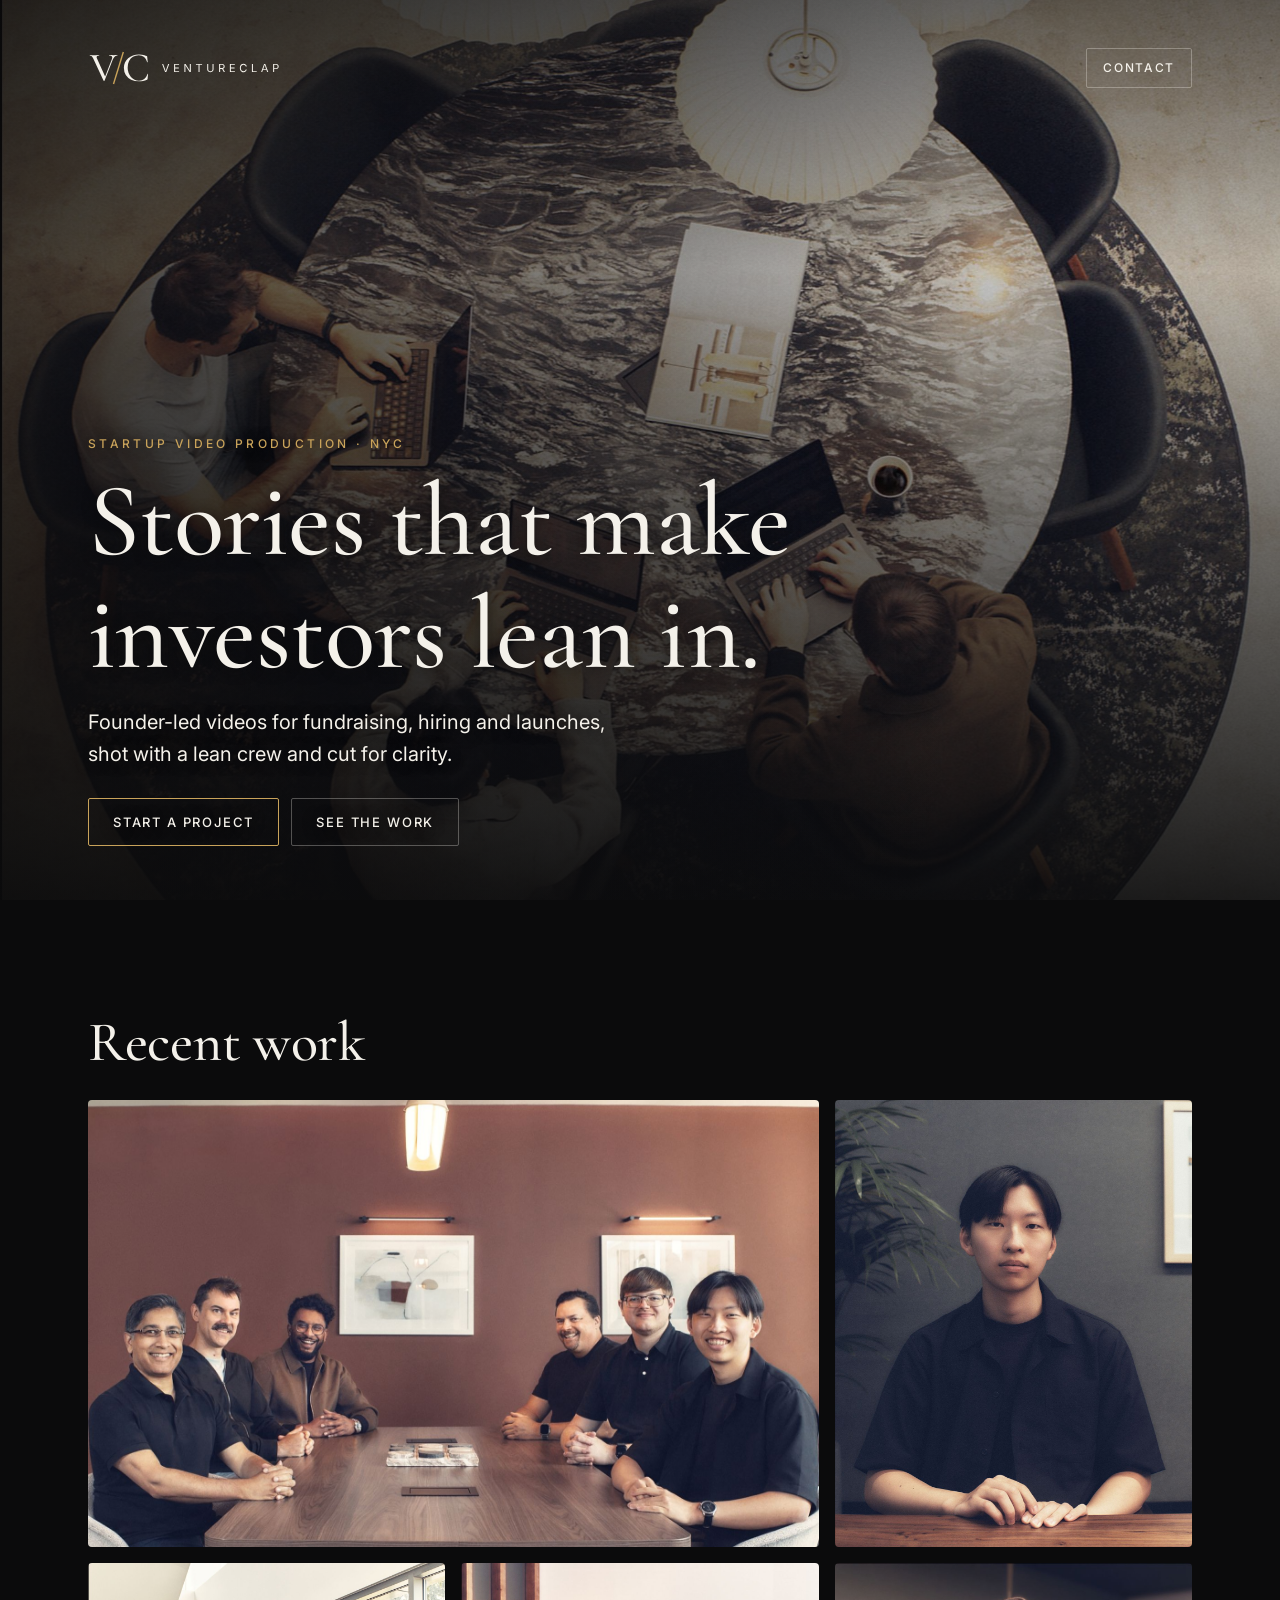
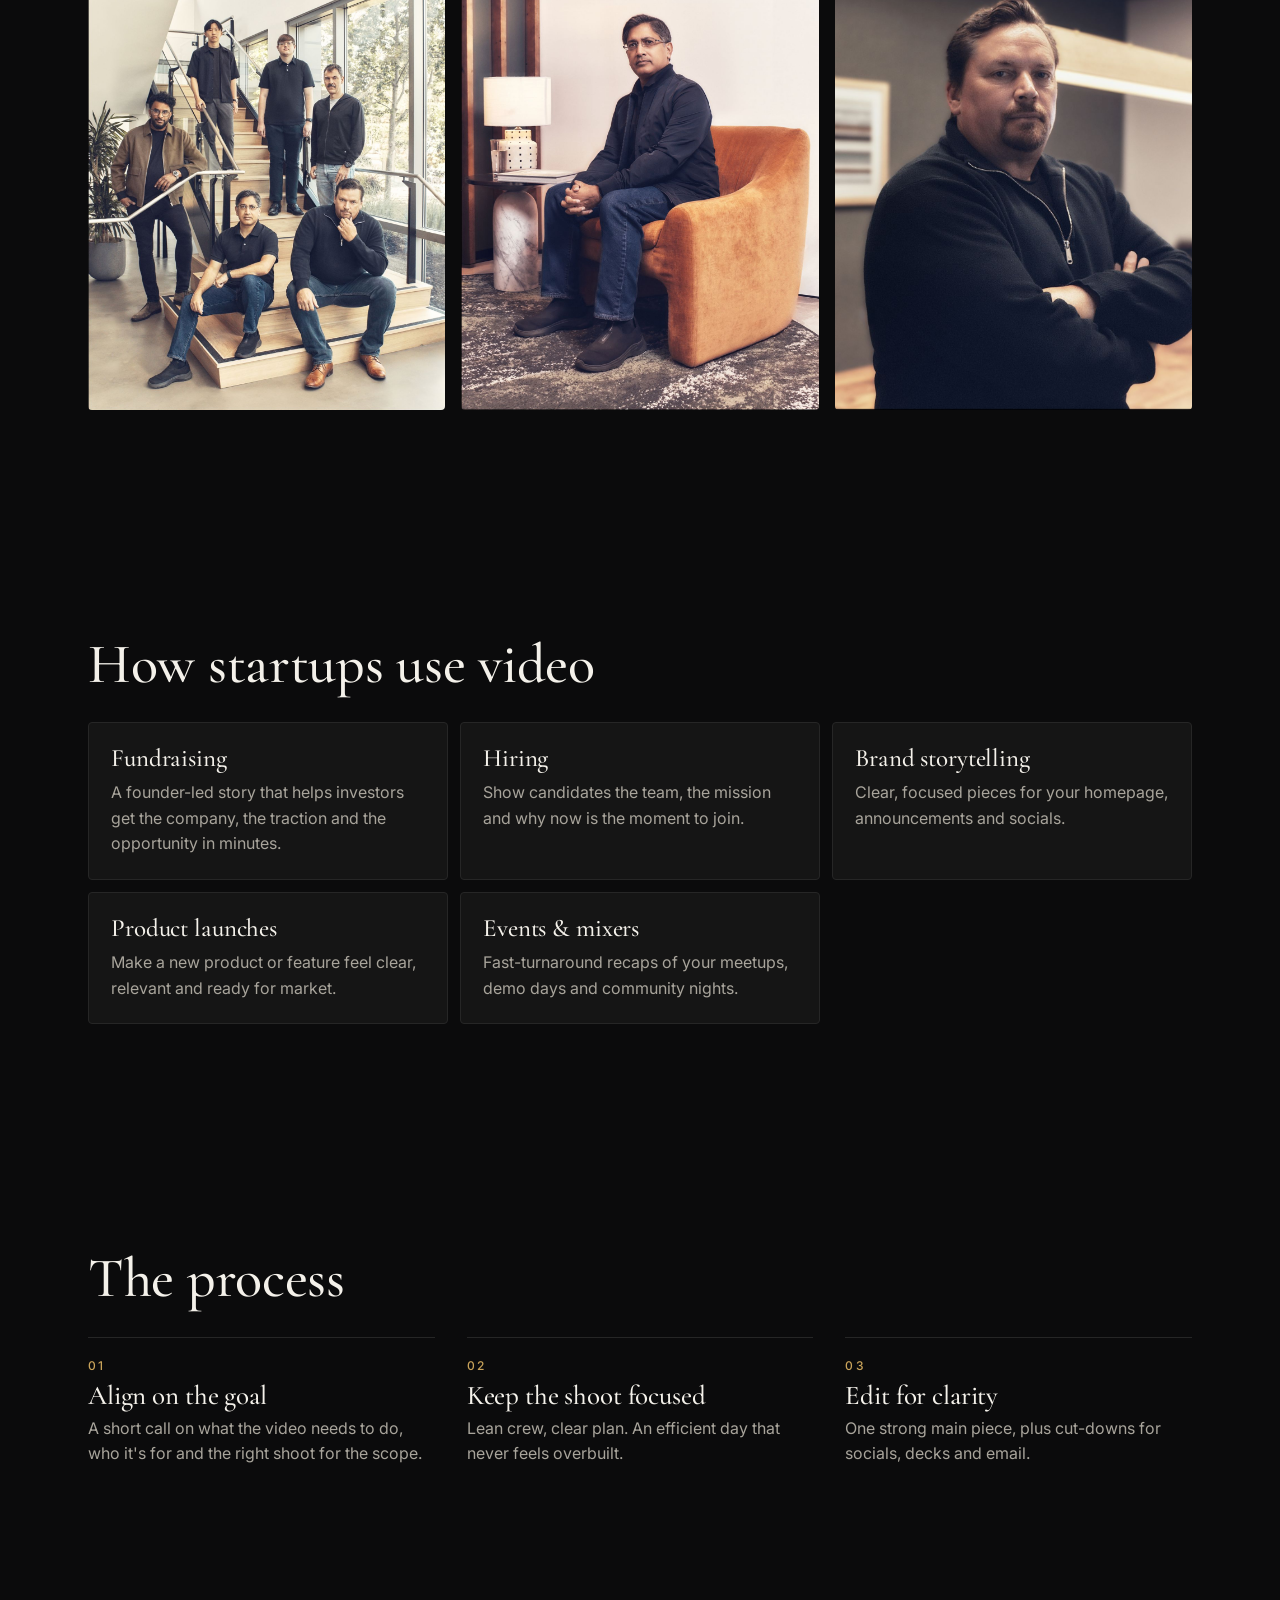
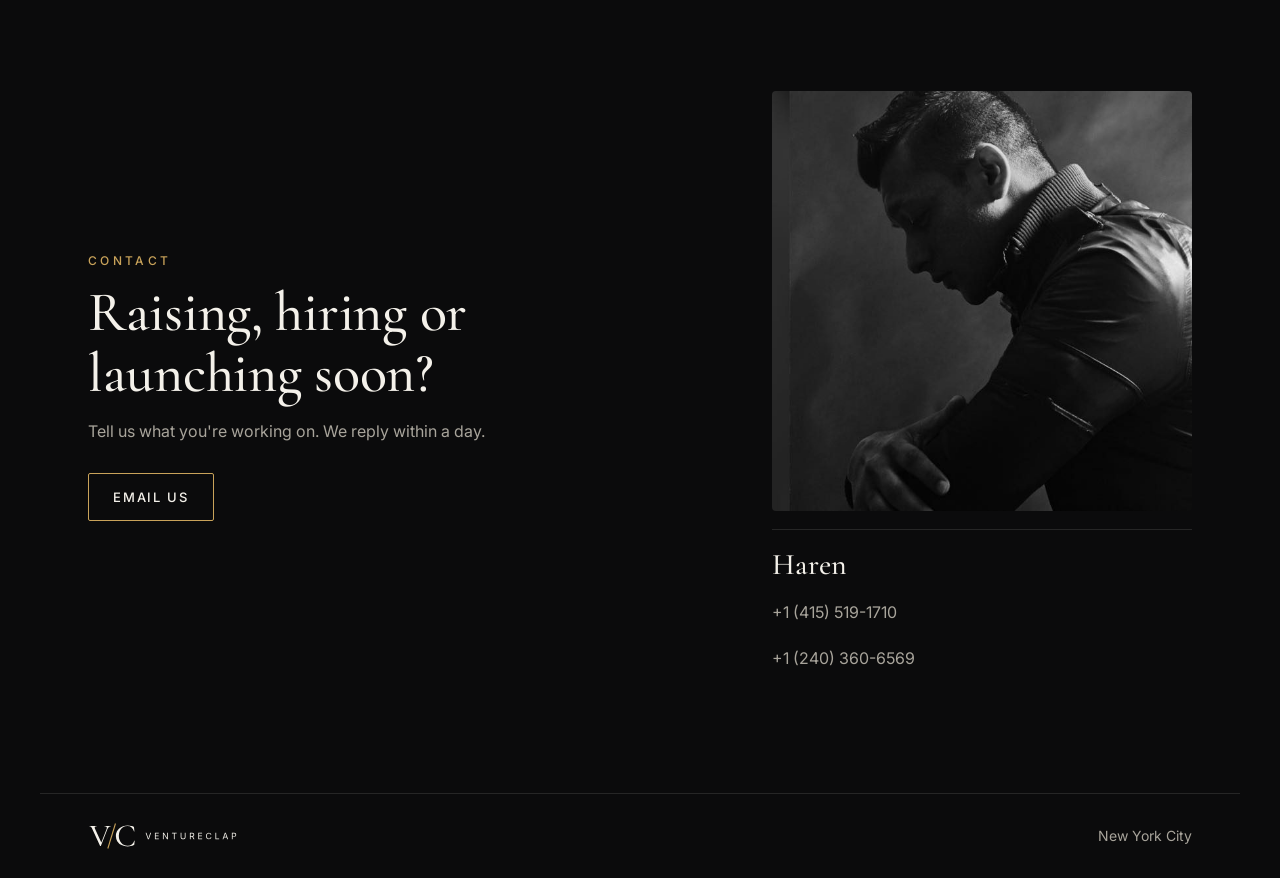
<file: index.html>
<!doctype html>
<html lang="en">
<head>
  <meta charset="utf-8">
  <meta name="viewport" content="width=device-width, initial-scale=1, viewport-fit=cover">
  <title>VentureClap | Startup Video Production in NYC</title>
  <!-- EDIT: one-sentence description used by Google and link previews -->
  <meta name="description" content="Lean, founder-led video production for startups: fundraising, hiring, launches and brand stories. Shot in NYC.">
  <meta name="theme-color" content="#0B0B0C">

  <!-- Link previews (iMessage, WhatsApp, LinkedIn, X). og:image must be an absolute URL. -->
  <meta property="og:type" content="website">
  <meta property="og:title" content="VentureClap | Startup Video Production">
  <meta property="og:description" content="Founder-led videos for fundraising, hiring and launches. Shot lean in NYC.">
  <meta property="og:url" content="https://aimindset-sahilb07.github.io/ventureclap/">
  <meta property="og:image" content="https://aimindset-sahilb07.github.io/ventureclap/assets/og.jpg">
  <meta property="og:image:width" content="1200">
  <meta property="og:image:height" content="630">
  <meta name="twitter:card" content="summary_large_image">

  <link rel="icon" type="image/svg+xml" href="assets/favicon.svg">
  <link rel="icon" type="image/png" sizes="32x32" href="assets/favicon-32.png">
  <link rel="apple-touch-icon" href="assets/apple-touch-icon.png">
  <link rel="preconnect" href="https://fonts.googleapis.com">
  <link rel="preconnect" href="https://fonts.gstatic.com" crossorigin>
  <link href="https://fonts.googleapis.com/css2?family=Cormorant+Garamond:ital,wght@0,500;1,500&family=Inter:wght@400;500&display=swap" rel="stylesheet">
  <link rel="stylesheet" href="styles.css?v=14">
</head>
<body>
  <a class="skip" href="#work">Skip to work</a>

  <!-- HERO: full-bleed photo (assets/hero-1000.jpg for phones, hero-2000.jpg for larger screens) -->
  <header class="hero">
    <img class="hero-img" src="assets/hero-2000.jpg" srcset="assets/hero-1000.jpg 1000w, assets/hero-2000.jpg 2000w" sizes="100vw" width="2000" height="2498" alt="Overhead view of a startup team working around a marble table" fetchpriority="high">
    <div class="hero-shade" aria-hidden="true"></div>

    <nav class="topbar">
      <a class="brand" href="#" aria-label="VentureClap home">
        <img src="assets/logo.svg" alt="VentureClap" class="logo" height="36">
      </a>
      <a class="btn btn-ghost" href="#contact">Contact</a>
    </nav>

    <div class="hero-copy">
      <p class="eyebrow">Startup video production · NYC</p>
      <!-- EDIT: headline + subline -->
      <h1>Stories that make investors lean in.</h1>
      <p class="lede">Founder-led videos for fundraising, hiring and launches, shot with a lean crew and cut for clarity.</p>
      <div class="hero-ctas">
        <a class="btn btn-primary" href="#contact">Start a project</a>
        <a class="btn btn-ghost" href="#work">See the work</a>
      </div>
    </div>
  </header>

  <main>
    <!-- RECENT WORK: photos only. Add a photo = copy one <button> line and change the filename.
         Add class "wide" to a landscape photo to span two columns on larger screens. -->
    <section id="work" class="section">
      <h2>Recent work</h2>
      <div class="gallery">
        <button class="shot wide"><img src="assets/work-01.jpg" width="1600" height="1284" alt="Startup team seated around a conference table" loading="lazy"></button>
        <button class="shot"><img src="assets/work-02.jpg" width="1277" height="1600" alt="Portrait of a young engineer seated at a desk" loading="lazy"></button>
        <button class="shot"><img src="assets/work-03.jpg" width="1275" height="1600" alt="Team posed on an office staircase" loading="lazy"></button>
        <button class="shot"><img src="assets/work-05.jpg" width="1277" height="1600" alt="Executive seated in an orange armchair" loading="lazy"></button>
        <button class="shot"><img src="assets/work-04.jpg" width="1600" height="1287" alt="Portrait of a founder with arms crossed" loading="lazy"></button>
      </div>
    </section>

    <section class="section">
      <h2>How startups use video</h2>
      <div class="cards">
        <article class="card"><h3>Fundraising</h3><p>A founder-led story that helps investors get the company, the traction and the opportunity in minutes.</p></article>
        <article class="card"><h3>Hiring</h3><p>Show candidates the team, the mission and why now is the moment to join.</p></article>
        <article class="card"><h3>Brand storytelling</h3><p>Clear, focused pieces for your homepage, announcements and socials.</p></article>
        <article class="card"><h3>Product launches</h3><p>Make a new product or feature feel clear, relevant and ready for market.</p></article>
        <article class="card"><h3>Events &amp; mixers</h3><p>Fast-turnaround recaps of your meetups, demo days and community nights.</p></article>
      </div>
    </section>

    <section class="section">
      <h2>The process</h2>
      <ol class="steps">
        <li><h3>Align on the goal</h3><p>A short call on what the video needs to do, who it's for and the right shoot for the scope.</p></li>
        <li><h3>Keep the shoot focused</h3><p>Lean crew, clear plan. An efficient day that never feels overbuilt.</p></li>
        <li><h3>Edit for clarity</h3><p>One strong main piece, plus cut-downs for socials, decks and email.</p></li>
      </ol>
    </section>

    <section id="contact" class="section contact">
      <div class="contact-copy">
        <p class="eyebrow">Contact</p>
        <h2>Raising, hiring or launching soon?</h2>
        <p>Tell us what you're working on. We reply within a day.</p>
        <a class="btn btn-primary" href="https://mail.google.com/mail/?view=cm&amp;fs=1&amp;to=sahilb777@gmail.com&amp;su=VentureClap%20project%20inquiry" target="_blank" rel="noopener">Email us</a>
      </div>
      <figure class="contact-card">
        <img src="assets/haren.jpg" width="640" height="641" alt="Black and white portrait of Haren" loading="lazy">
        <figcaption>
          <span class="contact-name">Haren</span>
          <a href="tel:+14155191710">+1 (415) 519-1710</a>
          <a href="tel:+12403606569">+1 (240) 360-6569</a>
        </figcaption>
      </figure>
    </section>
  </main>

  <footer class="footer">
    <img src="assets/logo.svg" alt="VentureClap" class="logo logo-sm" height="28">
    <span>New York City</span>
  </footer>

  <!-- Lightbox -->
  <div class="lightbox" hidden role="dialog" aria-modal="true" aria-label="Photo viewer">
    <button class="lb-close" aria-label="Close">×</button>
    <button class="lb-prev" aria-label="Previous photo">‹</button>
    <img class="lb-img" alt="">
    <button class="lb-next" aria-label="Next photo">›</button>
  </div>

  <script src="script.js?v=9" defer></script>
</body>
</html>
</file>
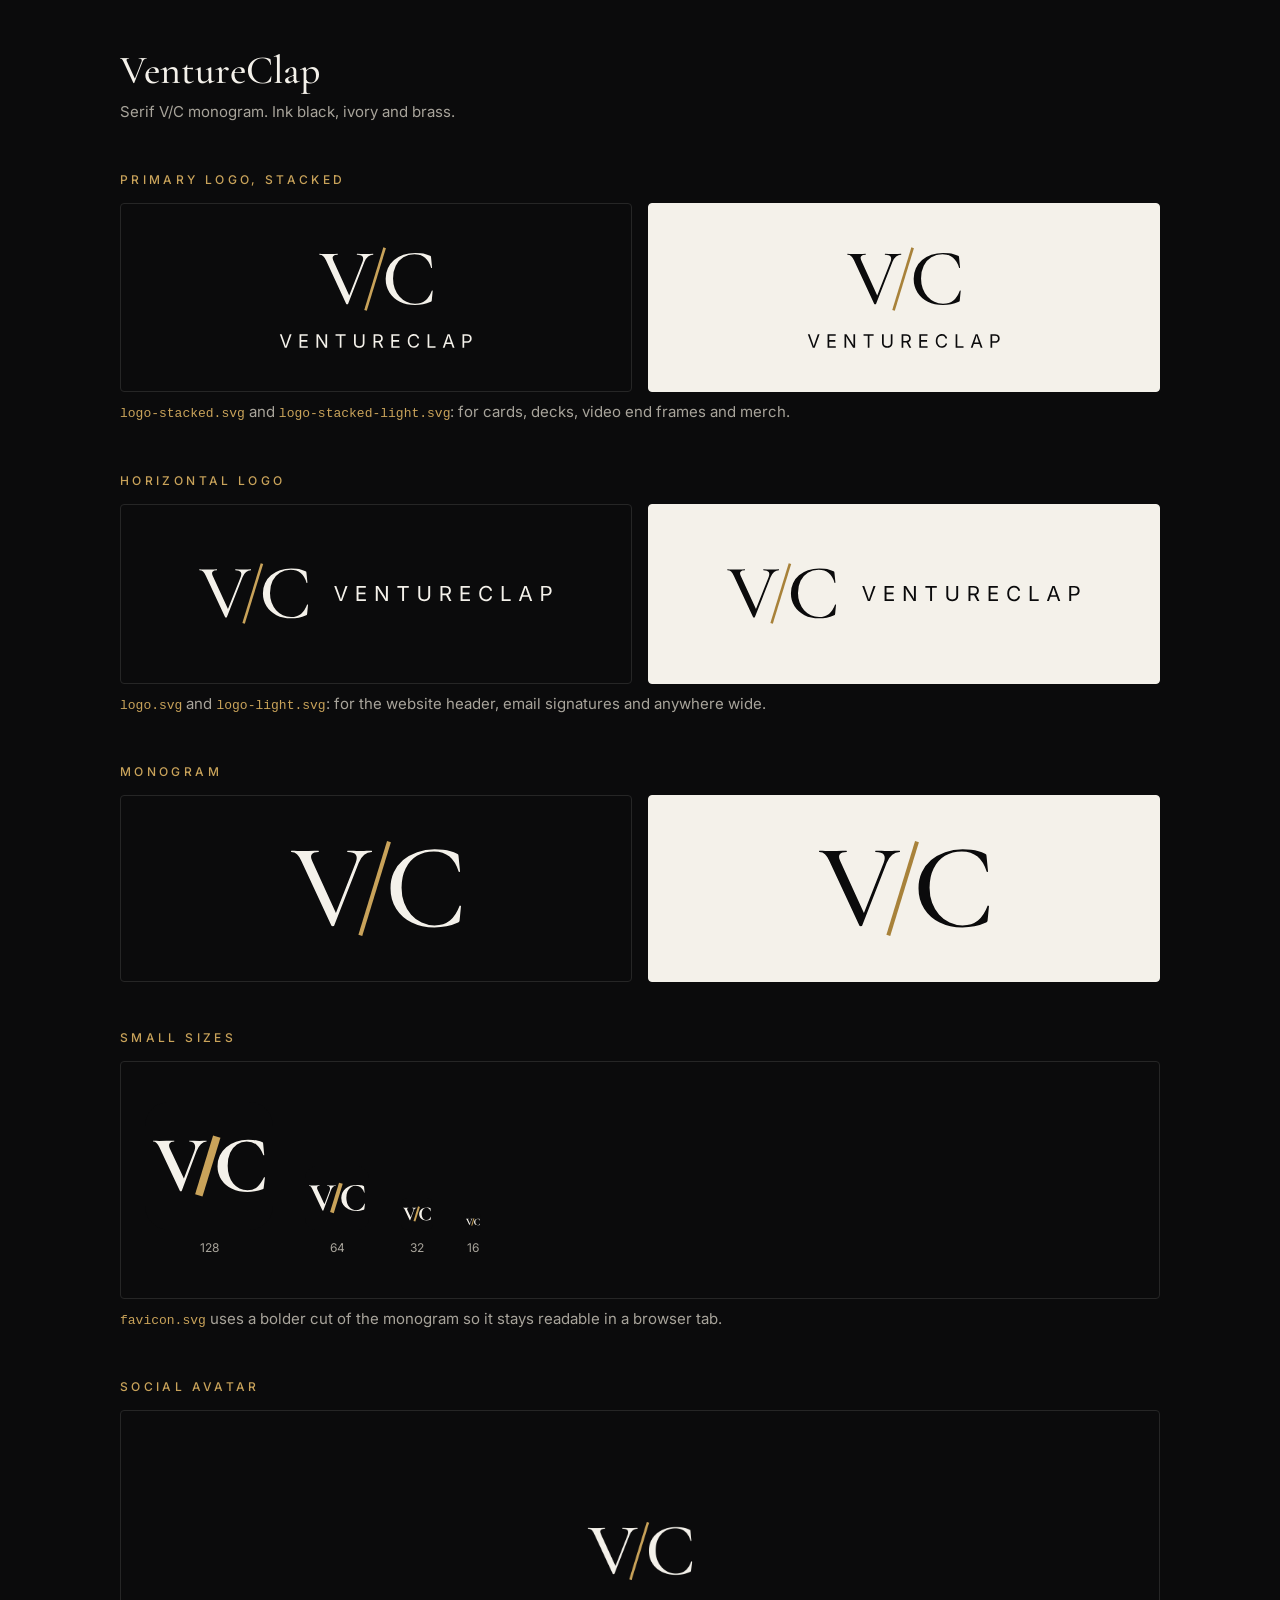
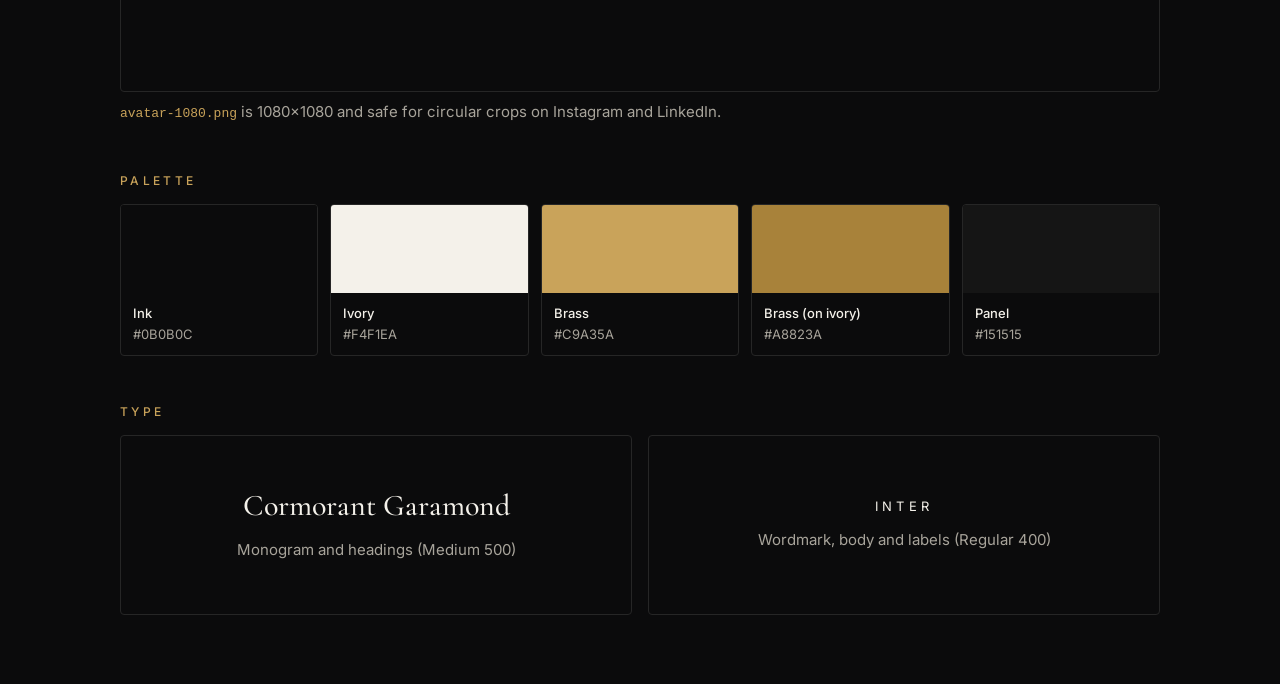
<file: brand.html>
<!doctype html>
<html lang="en">
<head>
  <meta charset="utf-8">
  <meta name="viewport" content="width=device-width, initial-scale=1">
  <meta name="robots" content="noindex">
  <title>VentureClap Brand Sheet</title>
  <link rel="icon" type="image/svg+xml" href="assets/favicon.svg">
  <link href="https://fonts.googleapis.com/css2?family=Cormorant+Garamond:wght@500&family=Inter:wght@400;500&display=swap" rel="stylesheet">
  <style>
    :root { --ink:#0B0B0C; --ivory:#F4F1EA; --brass:#C9A35A; --muted:#A8A49B; --line:#262626; }
    * { box-sizing: border-box; }
    body { margin:0; background:var(--ink); color:var(--ivory); font:15px/1.6 Inter, system-ui, sans-serif; padding:48px 16px 72px; }
    main { max-width:1040px; margin:0 auto; display:grid; gap:48px; }
    h1 { font:500 40px/1.1 "Cormorant Garamond", Georgia, serif; margin:0; }
    h2 { font:500 12px Inter, sans-serif; text-transform:uppercase; letter-spacing:.28em; color:var(--brass); margin:0 0 16px; }
    p { color:var(--muted); margin:8px 0 0; }
    .panel { border:1px solid var(--line); border-radius:4px; padding:40px 24px; display:flex; align-items:center; justify-content:center; min-height:180px; }
    .on-ivory { background:var(--ivory); border-color:var(--ivory); }
    .grid { display:grid; gap:16px; grid-template-columns:repeat(auto-fit, minmax(280px, 1fr)); }
    .h { width:100%; max-width:360px; height:auto; }
    .s { width:100%; max-width:200px; height:auto; }
    .sizes { display:flex; flex-wrap:wrap; align-items:flex-end; gap:32px; }
    .sizes figure { margin:0; text-align:center; color:var(--muted); font-size:12px; }
    .sizes img { display:block; margin:0 auto 8px; }
    .swatches { display:grid; gap:12px; grid-template-columns:repeat(auto-fit, minmax(150px, 1fr)); }
    .sw { border:1px solid var(--line); border-radius:4px; overflow:hidden; }
    .sw div { height:88px; }
    .sw span { display:block; padding:10px 12px; font-size:13px; color:var(--muted); }
    .sw b { display:block; color:var(--ivory); font-weight:500; }
    .avatar { width:200px; height:200px; border-radius:50%; }
    code { color:var(--brass); font-size:13px; }
    .serif { font:500 30px "Cormorant Garamond", serif; color:var(--ivory); }
    .sans { font:400 13px Inter, sans-serif; letter-spacing:.32em; color:var(--ivory); }
  </style>
</head>
<body>
<main>
  <header>
    <h1>VentureClap</h1>
    <p>Serif V/C monogram. Ink black, ivory and brass.</p>
  </header>

  <section>
    <h2>Primary logo, stacked</h2>
    <div class="grid">
      <div class="panel"><img class="s" src="assets/logo-stacked.svg" alt="Stacked logo on black"></div>
      <div class="panel on-ivory"><img class="s" src="assets/logo-stacked-light.svg" alt="Stacked logo on ivory"></div>
    </div>
    <p><code>logo-stacked.svg</code> and <code>logo-stacked-light.svg</code>: for cards, decks, video end frames and merch.</p>
  </section>

  <section>
    <h2>Horizontal logo</h2>
    <div class="grid">
      <div class="panel"><img class="h" src="assets/logo.svg" alt="Horizontal logo on black"></div>
      <div class="panel on-ivory"><img class="h" src="assets/logo-light.svg" alt="Horizontal logo on ivory"></div>
    </div>
    <p><code>logo.svg</code> and <code>logo-light.svg</code>: for the website header, email signatures and anywhere wide.</p>
  </section>

  <section>
    <h2>Monogram</h2>
    <div class="grid">
      <div class="panel"><img src="assets/logo-mark.svg" width="180" alt="V/C monogram on black"></div>
      <div class="panel on-ivory"><img src="assets/logo-mark-light.svg" width="180" alt="V/C monogram on ivory"></div>
    </div>
  </section>

  <section>
    <h2>Small sizes</h2>
    <div class="panel" style="justify-content:flex-start">
      <div class="sizes">
        <figure><img src="assets/favicon.svg" width="128" height="128" alt=""><figcaption>128</figcaption></figure>
        <figure><img src="assets/favicon.svg" width="64" height="64" alt=""><figcaption>64</figcaption></figure>
        <figure><img src="assets/favicon.svg" width="32" height="32" alt=""><figcaption>32</figcaption></figure>
        <figure><img src="assets/favicon.svg" width="16" height="16" alt=""><figcaption>16</figcaption></figure>
      </div>
    </div>
    <p><code>favicon.svg</code> uses a bolder cut of the monogram so it stays readable in a browser tab.</p>
  </section>

  <section>
    <h2>Social avatar</h2>
    <div class="panel"><img class="avatar" src="assets/avatar-1080.png" alt="V/C social avatar"></div>
    <p><code>avatar-1080.png</code> is 1080×1080 and safe for circular crops on Instagram and LinkedIn.</p>
  </section>

  <section>
    <h2>Palette</h2>
    <div class="swatches">
      <div class="sw"><div style="background:#0B0B0C"></div><span><b>Ink</b>#0B0B0C</span></div>
      <div class="sw"><div style="background:#F4F1EA"></div><span><b>Ivory</b>#F4F1EA</span></div>
      <div class="sw"><div style="background:#C9A35A"></div><span><b>Brass</b>#C9A35A</span></div>
      <div class="sw"><div style="background:#A8823A"></div><span><b>Brass (on ivory)</b>#A8823A</span></div>
      <div class="sw"><div style="background:#151515"></div><span><b>Panel</b>#151515</span></div>
    </div>
  </section>

  <section>
    <h2>Type</h2>
    <div class="grid">
      <div class="panel" style="flex-direction:column;gap:6px"><span class="serif">Cormorant Garamond</span><p>Monogram and headings (Medium 500)</p></div>
      <div class="panel" style="flex-direction:column;gap:6px"><span class="sans">INTER</span><p>Wordmark, body and labels (Regular 400)</p></div>
    </div>
  </section>
</main>
</body>
</html>
</file>
<file: styles.css>
/* Brand tokens: change these to rebrand */
:root {
  --bg: #0B0B0C;         /* ink */
  --surface: #151515;
  --line: #262626;
  --text: #F4F1EA;       /* ivory */
  --muted: #A8A49B;
  --accent: #C9A35A;     /* brass */
  --accent-ink: #0B0B0C;
  --radius: 4px;
  --gutter: 16px;
  --font-head: "Cormorant Garamond", Georgia, "Times New Roman", serif;
  --font-body: "Inter", system-ui, -apple-system, "Segoe UI", sans-serif;
}

*, *::before, *::after { box-sizing: border-box; }
html { scroll-behavior: smooth; }
body {
  margin: 0;
  background: var(--bg);
  color: var(--text);
  font: 400 16px/1.6 var(--font-body);
  -webkit-font-smoothing: antialiased;
  overflow-x: hidden;
}
img { display: block; max-width: 100%; }
h1, h2, h3 { font-family: var(--font-head); font-weight: 500; line-height: 1.08; margin: 0; letter-spacing: -0.005em; }
a { color: inherit; }

.skip { position: absolute; left: -999px; top: 8px; background: var(--accent); color: var(--accent-ink); padding: 8px 12px; z-index: 100; border-radius: 8px; }
.skip:focus { left: 8px; }

/* Buttons */
.btn {
  display: inline-flex; align-items: center; justify-content: center;
  min-height: 48px; padding: 0 24px; border-radius: 2px;
  font-weight: 500; font-size: 13px; letter-spacing: .14em; text-transform: uppercase; text-decoration: none; transition: transform .15s, background .2s, color .2s;
}
.btn:active { transform: scale(.97); }
.btn-primary { border: 1px solid var(--accent); color: var(--text); }
.btn-primary:hover { background: var(--accent); color: var(--accent-ink); }
.btn-ghost { border: 1px solid rgba(244,241,234,.3); color: var(--text); }
.btn-ghost:hover { background: rgba(244,241,234,.08); }

/* Logo */
.logo { height: 36px; width: auto; }
.logo-sm { height: 28px; }

/* Hero: full-bleed photo */
.hero {
  position: relative; min-height: 100vh; min-height: 100svh;
  display: flex; flex-direction: column; justify-content: space-between; gap: 40px;
  padding: max(var(--gutter), env(safe-area-inset-top)) var(--gutter) clamp(32px, 6svh, 72px);
  /* Fallback if hero.jpg is missing */
  background: radial-gradient(120% 80% at 70% 20%, #232323 0%, #16161600 60%), var(--bg);
  isolation: isolate;
}
.hero-img { position: absolute; inset: 0; width: 100%; height: 100%; object-fit: cover; object-position: center; z-index: -2; }
.hero-shade {
  position: absolute; inset: 0; z-index: -1;
  background:
    linear-gradient(90deg, rgba(11,11,12,.7) 0%, rgba(11,11,12,.35) 45%, rgba(11,11,12,0) 75%),
    linear-gradient(180deg, rgba(11,11,12,.6) 0%, rgba(11,11,12,.15) 30%, rgba(11,11,12,.55) 60%, rgba(11,11,12,.92) 100%);
}
.hero-copy { text-shadow: 0 1px 14px rgba(11,11,12,.7); }
/* Hero content lines up with the 1200px column used by the sections below */
.topbar, .hero-copy { width: 100%; max-width: calc(1200px - 2 * var(--gutter)); margin-inline: auto; }
.topbar { display: flex; align-items: center; justify-content: space-between; gap: 12px; }
.topbar .btn { min-height: 40px; padding: 0 16px; font-size: 12px; }
.brand { display: flex; align-items: center; gap: 10px; text-decoration: none; }
.eyebrow { text-transform: uppercase; letter-spacing: .28em; font-size: 12px; font-weight: 500; color: var(--accent); margin: 0 0 12px; }
/* Sized by width AND height so short landscape screens don't get a giant headline */
.hero h1 { font-size: clamp(40px, min(12vw, 12svh), 104px); max-width: 9.5em; }
.lede { font-size: clamp(16px, 2.4vw, 20px); color: var(--text); margin: 16px 0 28px; max-width: 560px; }

/* Phones held sideways and other short screens */
@media (max-height: 520px) and (orientation: landscape) {
  .hero { gap: 24px; }
  .lede { margin: 10px 0 18px; max-width: 480px; }
  .btn { min-height: 44px; }
}
.hero-ctas { display: flex; flex-wrap: wrap; gap: 12px; }

/* Sections */
.section { padding: 72px var(--gutter); max-width: 1200px; margin: 0 auto; }
.section h2 { font-size: clamp(34px, 7vw, 56px); margin-bottom: 28px; }

/* Gallery: editorial grid. Phones show photos at their own shape; wider screens
   crop to tidy rows (portrait tiles 4:5, .wide tiles span two columns at 8:5). */
.gallery { display: grid; grid-template-columns: 1fr; gap: 12px; }
.shot {
  position: relative; display: block; width: 100%; margin: 0; padding: 0; border: 0; cursor: zoom-in;
  background: var(--surface); border-radius: var(--radius); overflow: hidden;
}
.shot img { width: 100%; height: auto; transition: transform .6s ease; }
.shot:hover img { transform: scale(1.03); }
.shot:focus-visible { outline: 2px solid var(--accent); outline-offset: 2px; }
/* Placeholder tile when the photo file is not there yet */
.shot.missing { aspect-ratio: 4 / 5; background: linear-gradient(135deg, #202020, var(--surface) 60%); cursor: default; }
.shot.missing img { display: none; }

/* Cards */
.cards { display: grid; gap: 12px; grid-template-columns: 1fr; }
.card { background: var(--surface); border: 1px solid var(--line); border-radius: var(--radius); padding: 22px; }
.card h3 { font-size: 25px; margin-bottom: 8px; }
.card p, .steps p { color: var(--muted); margin: 0; }

/* Steps */
.steps { list-style: none; padding: 0; margin: 0; display: grid; gap: 12px; counter-reset: step; }
.steps li { counter-increment: step; border-top: 1px solid var(--line); padding: 20px 0 0; }
.steps li::before { content: "0" counter(step); display: block; font: 500 12px var(--font-body); letter-spacing: .2em; color: var(--accent); margin-bottom: 8px; }
.steps h3 { font-size: 27px; margin-bottom: 6px; }

/* Contact */
.contact { display: grid; gap: 40px; align-items: center; }
.contact-copy > p:not(.eyebrow) { color: var(--muted); margin: -12px 0 28px; max-width: 420px; }
.contact-card { margin: 0; max-width: 420px; width: 100%; }
.contact-card img { width: 100%; height: auto; aspect-ratio: 1; object-fit: cover; border-radius: var(--radius); }
.contact-card figcaption { display: flex; flex-direction: column; gap: 2px; padding-top: 18px; border-top: 1px solid var(--line); margin-top: 18px; }
.contact-name { font: 500 30px/1.1 var(--font-head); margin-bottom: 8px; }
.contact-card a { color: var(--muted); text-decoration: none; min-height: 44px; display: inline-flex; align-items: center; font-size: 16px; }
.contact-card a:hover { color: var(--accent); }

/* Footer */
.footer {
  display: flex; flex-wrap: wrap; gap: 12px 24px; align-items: center; justify-content: space-between;
  padding: 28px var(--gutter) max(28px, env(safe-area-inset-bottom)); border-top: 1px solid var(--line);
  color: var(--muted); font-size: 14px; max-width: 1200px; margin: 0 auto;
}

/* Lightbox */
.lightbox {
  position: fixed; inset: 0; z-index: 50; background: rgba(8,8,10,.95);
  display: flex; align-items: center; justify-content: center; padding: 56px 8px;
  touch-action: pan-y;
}
.lightbox[hidden] { display: none; }
.lb-img { max-width: 100%; max-height: 100%; object-fit: contain; border-radius: 8px; user-select: none; }
.lightbox button {
  position: absolute; width: 48px; height: 48px; border: 0; border-radius: 50%;
  background: rgba(255,255,255,.1); color: #fff; font-size: 28px; line-height: 1; cursor: pointer;
}
.lightbox button:hover { background: rgba(255,255,255,.2); }
.lb-close { top: 12px; right: 12px; }
.lb-prev { left: 12px; top: 50%; transform: translateY(-50%); }
.lb-next { right: 12px; top: 50%; transform: translateY(-50%); }
@media (max-width: 599px) { .lb-prev, .lb-next { display: none; } } /* swipe on phones */

/* Tablet / desktop */
@media (min-width: 600px) {
  :root { --gutter: 32px; }
  .gallery { grid-template-columns: repeat(2, 1fr); }
  .shot { aspect-ratio: 4 / 5; }
  .shot.wide { grid-column: span 2; aspect-ratio: 8 / 5; }
  .shot img { height: 100%; object-fit: cover; }
  .cards { grid-template-columns: repeat(2, 1fr); }
}
@media (min-width: 960px) {
  :root { --gutter: 48px; }
  .gallery { grid-template-columns: repeat(3, 1fr); gap: 16px; }
  /* Wide tiles take their height from the portrait next to them, so rows line up exactly */
  .shot.wide { aspect-ratio: auto; }
  .shot.wide img { position: absolute; inset: 0; }
  .cards { grid-template-columns: repeat(3, 1fr); }
  .steps { grid-template-columns: repeat(3, 1fr); gap: 32px; }
  .contact { grid-template-columns: 1.2fr 1fr; gap: 64px; }
  .contact-card { justify-self: end; }
  .section { padding: 112px var(--gutter); }
}

@media (prefers-reduced-motion: reduce) {
  html { scroll-behavior: auto; }
  * { transition: none !important; }
}
</file>
